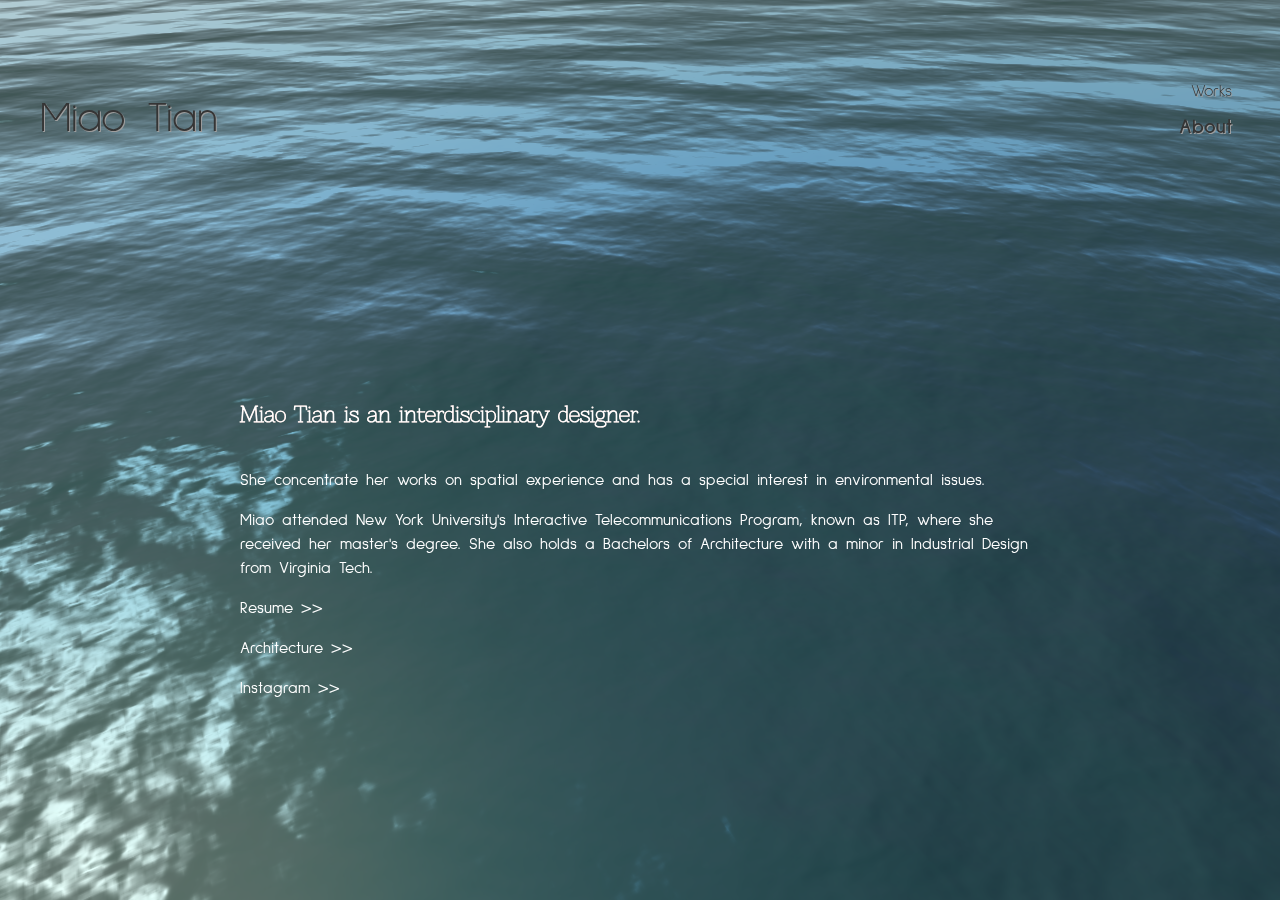
<file: bio/index.html>
<!DOCTYPE html>
<html>
<head>
  <title>Miao Tian</title>
  <link rel='stylesheet' href="/css/style.css" type='text/css' />
  <link rel="shortcut icon" type="image/png" href="/img/favicon.png">
  <script src="/js/jquery-3.2.1.min.js" type="text/javascript"></script>
</head>

<body>
  <!-- 3js background canvas -->
  <canvas></canvas>

  <header class="site-header">
    <div class="header-wrapper global-width">
      <div class="site-title no-back">
        <h1><a href="/">Miao Tian</a></h1>
        <h3></h3>
      </div>

      <div class="site-nav">
        <ul>
          <li><a href="/work">Works</a></li>
          <li class="active-tab"><a href="/bio">About</a></li>
        </ul>
      </div>
    </div>
  </header>

  <div class="content global-width-narrow">
    <div class="article-bio">
      <h3>Miao Tian is an interdisciplinary designer.</h3>
      <br>
      <p>She concentrate her works on spatial experience and has a special interest in environmental issues. </p>
      <p>Miao attended New York University's Interactive Telecommunications Program, known as ITP, where she received her master's degree. She also holds a Bachelors of Architecture with a minor in Industrial Design from Virginia Tech.</p>
      <p><a href="/bio/Miao_Tian_info/Miao_Tian_resume.pdf">Resume >></a></p>
      <p><a href="/bio/Miao_Tian_info/Miao_Tian_Pastworks.pdf">Architecture >></a></p>
      <p><a href="https://www.instagram.com/agrisurculi/">Instagram >></a></p>
    </div>
  </div>

  <script src="/js/three.js"></script>
  <script src="/js/controls/OrbitControls.js"></script>
  <script src="/js/objects/Water.js"></script>
  <script src="/js/objects/Sky.js"></script>
  <script src="/js/Detector.js"></script>
  <script src="/js/libs/stats.min.js"></script>
  <script src="/js/libs/dat.gui.min.js"></script>
  <script type="text/javascript">
    // threejs ocean horizon
    if ( ! Detector.webgl ) Detector.addGetWebGLMessage();
    var camera, scene, renderer, light, canvas;
    var controls, water, sphere;
    init();
    animate();
    function init() {
      canvas = document.querySelector("canvas");
      //
      renderer = new THREE.WebGLRenderer({canvas: canvas});
      renderer.setPixelRatio( window.devicePixelRatio );
      renderer.setSize( window.innerWidth, window.innerHeight );
      //
      scene = new THREE.Scene();
      //
      camera = new THREE.PerspectiveCamera( 55, window.innerWidth / window.innerHeight, 1, 20000 );
      camera.position.set( 30, 30, 100 );
      //
      light = new THREE.DirectionalLight( 0xffffff, 0.8 );
      scene.add( light );
      // Water
      var waterGeometry = new THREE.PlaneBufferGeometry( 10000, 10000 );
      water = new THREE.Water(
        waterGeometry,
        {
          textureWidth: 512,
          textureHeight: 512,
          waterNormals: new THREE.TextureLoader().load( '/textures/waternormals.jpg', function ( texture ) {
            texture.wrapS = texture.wrapT = THREE.RepeatWrapping;
          }),
          alpha: 1.0,
          sunDirection: light.position.clone().normalize(),
          sunColor: 0xffffff,
          waterColor: 0x001e0f,
          distortionScale:  3.7,
          fog: scene.fog !== undefined
        }
      );
      water.rotation.x = - Math.PI / 2;
      scene.add( water );
      // Skybox
      var sky = new THREE.Sky();
      sky.scale.setScalar( 10000 );
      scene.add( sky );
      var uniforms = sky.material.uniforms;
      uniforms.turbidity.value = 10;
      uniforms.rayleigh.value = 2;
      uniforms.luminance.value = 1;
      uniforms.mieCoefficient.value = 0.005;
      uniforms.mieDirectionalG.value = 0.8;
      var parameters = {
        distance: 400,
        inclination: 0.2,
        azimuth: 0.205
      };
      var cubeCamera = new THREE.CubeCamera( 1, 20000, 256 );
      cubeCamera.renderTarget.texture.minFilter = THREE.LinearMipMapLinearFilter;
      function updateSun() {
        var theta = Math.PI * ( parameters.inclination - 0.5 );
        var phi = 2 * Math.PI * ( parameters.azimuth - 0.5 );
        light.position.x = parameters.distance * Math.cos( phi );
        light.position.y = parameters.distance * Math.sin( phi ) * Math.sin( theta );
        light.position.z = parameters.distance * Math.sin( phi ) * Math.cos( theta );
        sky.material.uniforms.sunPosition.value = light.position.copy( light.position );
        water.material.uniforms.sunDirection.value.copy( light.position ).normalize();
        cubeCamera.update( renderer, scene );
      }
      updateSun();
      //
      var geometry = new THREE.IcosahedronBufferGeometry( 20, 1 );
      var count = geometry.attributes.position.count;
      var colors = [];
      var color = new THREE.Color();
      for ( var i = 0; i < count; i += 3 ) {
        color.setHex( Math.random() * 0xffffff );
        colors.push( color.r, color.g, color.b );
        colors.push( color.r, color.g, color.b );
        colors.push( color.r, color.g, color.b );
      }
      geometry.addAttribute( 'color', new THREE.Float32BufferAttribute( colors, 3 ) );
      var material = new THREE.MeshStandardMaterial( {
        vertexColors: THREE.VertexColors,
        roughness: 0.0,
        flatShading: true,
        envMap: cubeCamera.renderTarget.texture,
        side: THREE.DoubleSide
      } );
      // sphere = new THREE.Mesh( geometry, material );
      // scene.add( sphere );
      //
      controls = new THREE.OrbitControls( camera, renderer.domElement );
      controls.maxPolarAngle = Math.PI;
      controls.target.set( 45, 10, 75 );
      controls.minDistance = 40.0;
      controls.maxDistance = 200.0;
      camera.lookAt( controls.target );
      //
     // window.addEventListener( 'resize', onWindowResize, false );
    }
    function onWindowResize() {
      camera.aspect = window.innerWidth / window.innerHeight;
      camera.updateProjectionMatrix();
      renderer.setSize( window.innerWidth, window.innerHeight );
    }
    function animate() {
      requestAnimationFrame( animate );
      render();      }
    function render() {
      var time = performance.now() * 0.001;
      // sphere.position.y = Math.sin( time ) * 20 + 5;
      // sphere.rotation.x = time * 0.5;
      // sphere.rotation.z = time * 0.51;
      water.material.uniforms.time.value += 1.0 / 60.0;
      renderer.render( scene, camera );
    }
  </script>

</body>
</html>
</file>
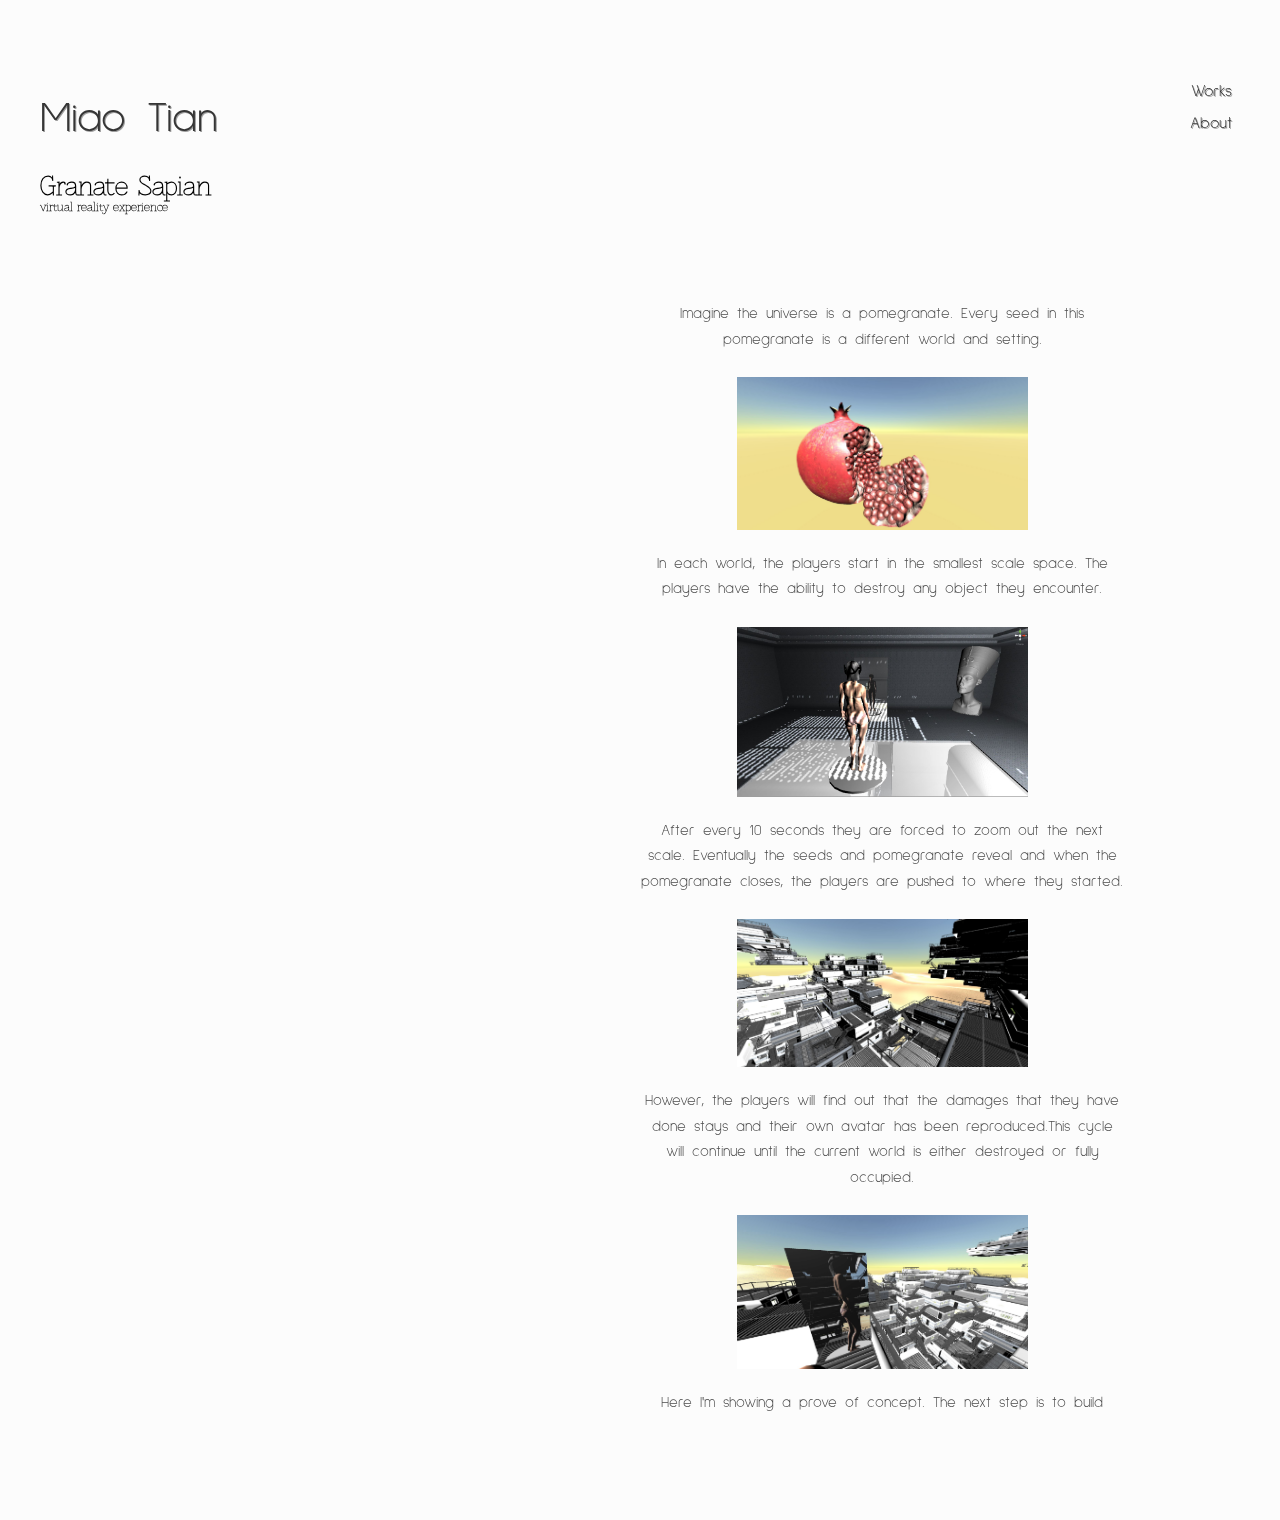
<file: projects/granate-sapien/index.html>
<html>
<head>
  <title>Miao Tian</title>
  <link rel='stylesheet' href="/css/style.css" type='text/css' />
  <link rel="shortcut icon" type="image/png" href="/img/favicon.png">
  <script src="/js/jquery-3.2.1.min.js" type="text/javascript"></script>
  <script src="/js/page.js" type="text/javascript"></script>
    <style>
    body{background-color: #fcfcfc}
  </style>
</head>
<body>
  <header class="site-header">
    <div class="header-wrapper global-width">
      <div class="site-title no-back">
        <h1><a href='/'>Miao Tian</a></h1>
        <h2>Granate Sapian</h2>
        <h6>virtual reality experience</h6>
      </div>

      <div class="site-nav">
        <ul>
          <li><a href="/work">Works</a></li>
          <li><a href="/bio">About</a></li>
        </ul>
      </div>
    </div>
  </header>

  <div class="content global-width">
    <div class="image-column article">
      <div class="image-display video-remove-border">
        <div style="padding:100% 0 0 0;position:relative;"><iframe src="https://player.vimeo.com/video/246101338" style="position:absolute;top:46;left:0;width:100%;height:100%;" frameborder="0" webkitallowfullscreen mozallowfullscreen allowfullscreen></iframe></div><script src="https://player.vimeo.com/api/player.js"></script>
      </div>
    </div>

    <div class="article-column article">
      <p anchor=1>
        Imagine the universe is a pomegranate. Every seed in this pomegranate is a different world and setting. 
      </p>
      <br>
      <img src="/projects/granate-sapien/pomeSeed.jpg" class="image-center" />
      <p anchor=1>
        In each world, the players start in the smallest scale space. The players have the ability to destroy any object they encounter.
      </p>
      <br>
      <img src="/projects/granate-sapien/startingScale.jpg" class="image-center" />
      <p anchor=1>
         After every 10 seconds they are forced to zoom out the next scale. Eventually the seeds and pomegranate reveal and when the pomegranate closes, the players are pushed to where they started. 
      </p>
      <br>
      <img src="/projects/granate-sapien/nextScale.jpg" class="image-center" />
      <p anchor=1>
         However, the players will find out that the damages that they have done stays and their own avatar has been reproduced.This cycle will continue until the current world is either destroyed or fully occupied. 
      </p>
      <br>
      <img src="/projects/granate-sapien/mirror.jpg" class="image-center" />
      <p anchor=1>
         Here I'm showing a prove of concept. The next step is to build 
      </p>
    </div>
  </div>
</body>
</html>
</file>
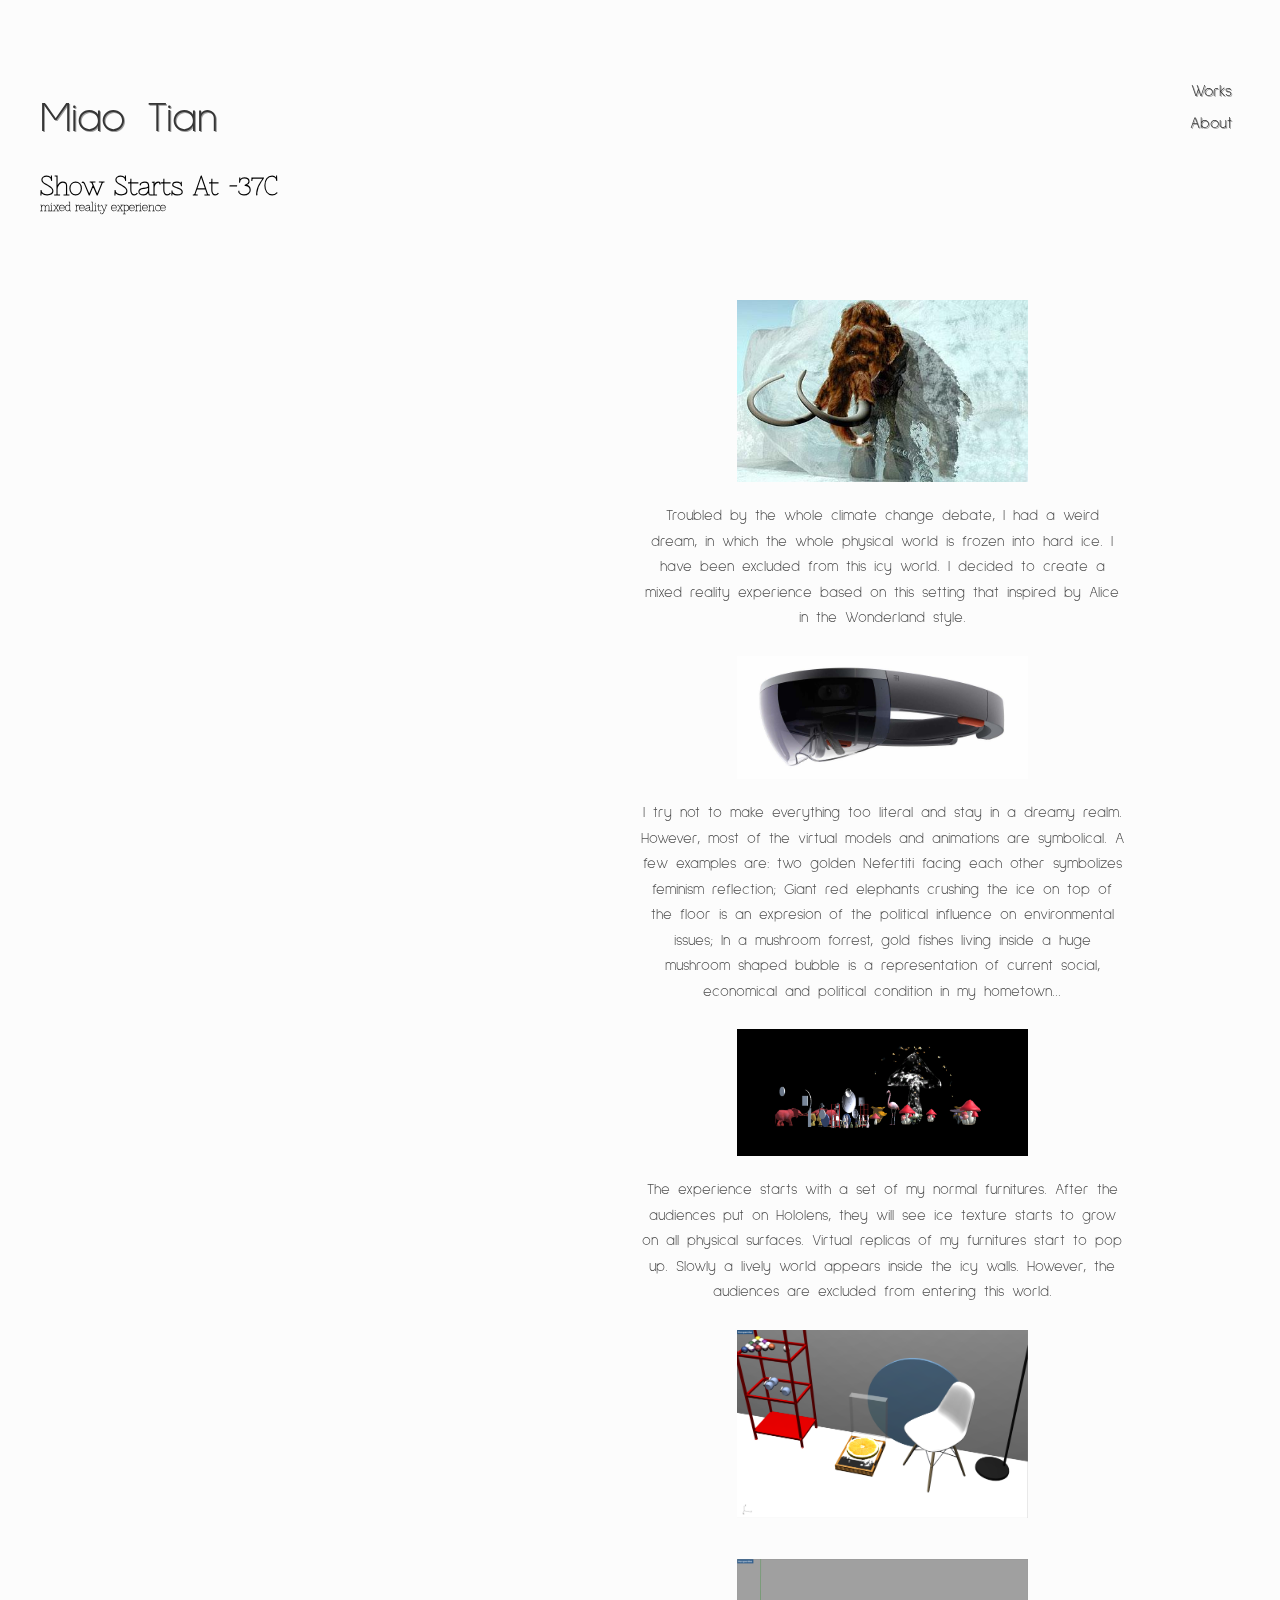
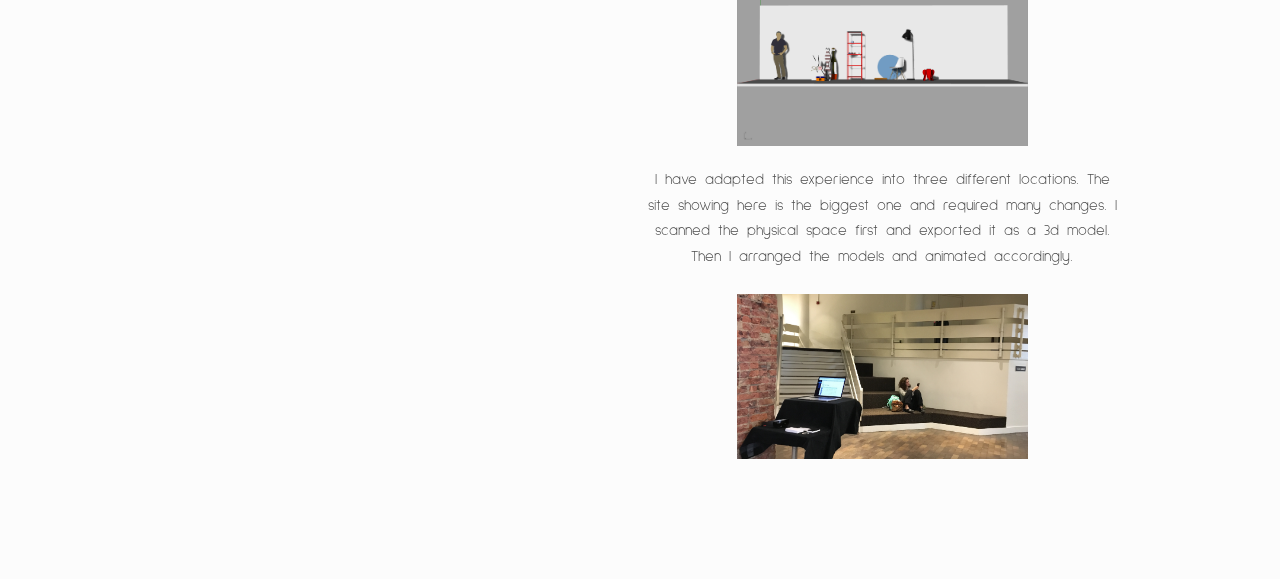
<file: projects/show-starts-at-37c/index.html>
<html>
<head>
  <title>Miao Tian</title>
  <link rel='stylesheet' href="/css/style.css" type='text/css' />
  <link rel="shortcut icon" type="image/png" href="/img/favicon.png">
  <script src="/js/jquery-3.2.1.min.js" type="text/javascript"></script>
  <script src="/js/page.js" type="text/javascript"></script>
    <style>
    body{background-color: #fcfcfc}
  </style>
</head>
<body>
  <header class="site-header">
    <div class="header-wrapper global-width">
      <div class="site-title no-back">
        <h1><a href='/'>Miao Tian</a></h1>
        <h2>Show Starts At -37C</h2>
        <h6>mixed reality experience</h6>
      </div>

      <div class="site-nav">
        <ul>
          <li><a href="/work">Works</a></li>
          <li><a href="/bio">About</a></li>
        </ul>
      </div>
    </div>
  </header>

  <div class="content global-width">
    <div class="image-column article">
      <div class="image-display video-remove-border">
        <div style="padding:100% 0 0 0;position:relative;"><iframe src="https://player.vimeo.com/video/217180519?title=0&byline=0&portrait=0" style="position:absolute;top:46;left:0;width:100%;height:100%;" frameborder="0" webkitallowfullscreen mozallowfullscreen allowfullscreen></iframe></div><script src="https://player.vimeo.com/api/player.js"></script>
      </div>
    </div>

    <div class="article-column article">
      <img src="/projects/show-starts-at-37c/frozenMammoth.jpg" class="image-center" />
      <p anchor=1>
        Troubled by the whole climate change debate, I had a weird dream, in which the whole physical world is frozen into hard ice. I have been excluded from this icy world. I decided to create a mixed reality experience based on this setting that inspired by Alice in the Wonderland style. 
      </p>
      <br>
      <img src="/projects/show-starts-at-37c/hololens.jpg" class="image-center" />
      <p anchor=1>
        I try not to make everything too literal and stay in a dreamy realm. However, most of the virtual models and animations are symbolical. A few examples are: two golden Nefertiti facing each other symbolizes feminism reflection; Giant red elephants crushing the ice on top of the floor is an expresion of the political influence on environmental issues; In a mushroom forrest, gold fishes living inside a huge mushroom shaped bubble is a representation of current social, economical and political condition in my hometown...
      </p>
      <br>
      <img src="/projects/show-starts-at-37c/wholeScene.png" class="image-center" />
      <p anchor=1>
        The experience starts with a set of my normal furnitures. After the audiences put on Hololens, they will see ice texture starts to grow on all physical surfaces. Virtual replicas of my furnitures start to pop up. Slowly a lively world appears inside the icy walls. However, the audiences are excluded from entering this world.
      </p>
      <br>
      <img src="/projects/show-starts-at-37c/furnitures1.png" class="image-center" />
      <br>
      <img src="/projects/show-starts-at-37c/furnitures2.png" class="image-center" />
      <p anchor=1>
        I have adapted this experience into three different locations. The site showing here is the biggest one and required many changes. I scanned the physical space first and exported it as a 3d model. Then I arranged the models and animated accordingly.
      </p>
      <br>
      <img src="/projects/show-starts-at-37c/site.jpg" class="image-center" />
    </div>
  </div>
</body>
</html>
</file>
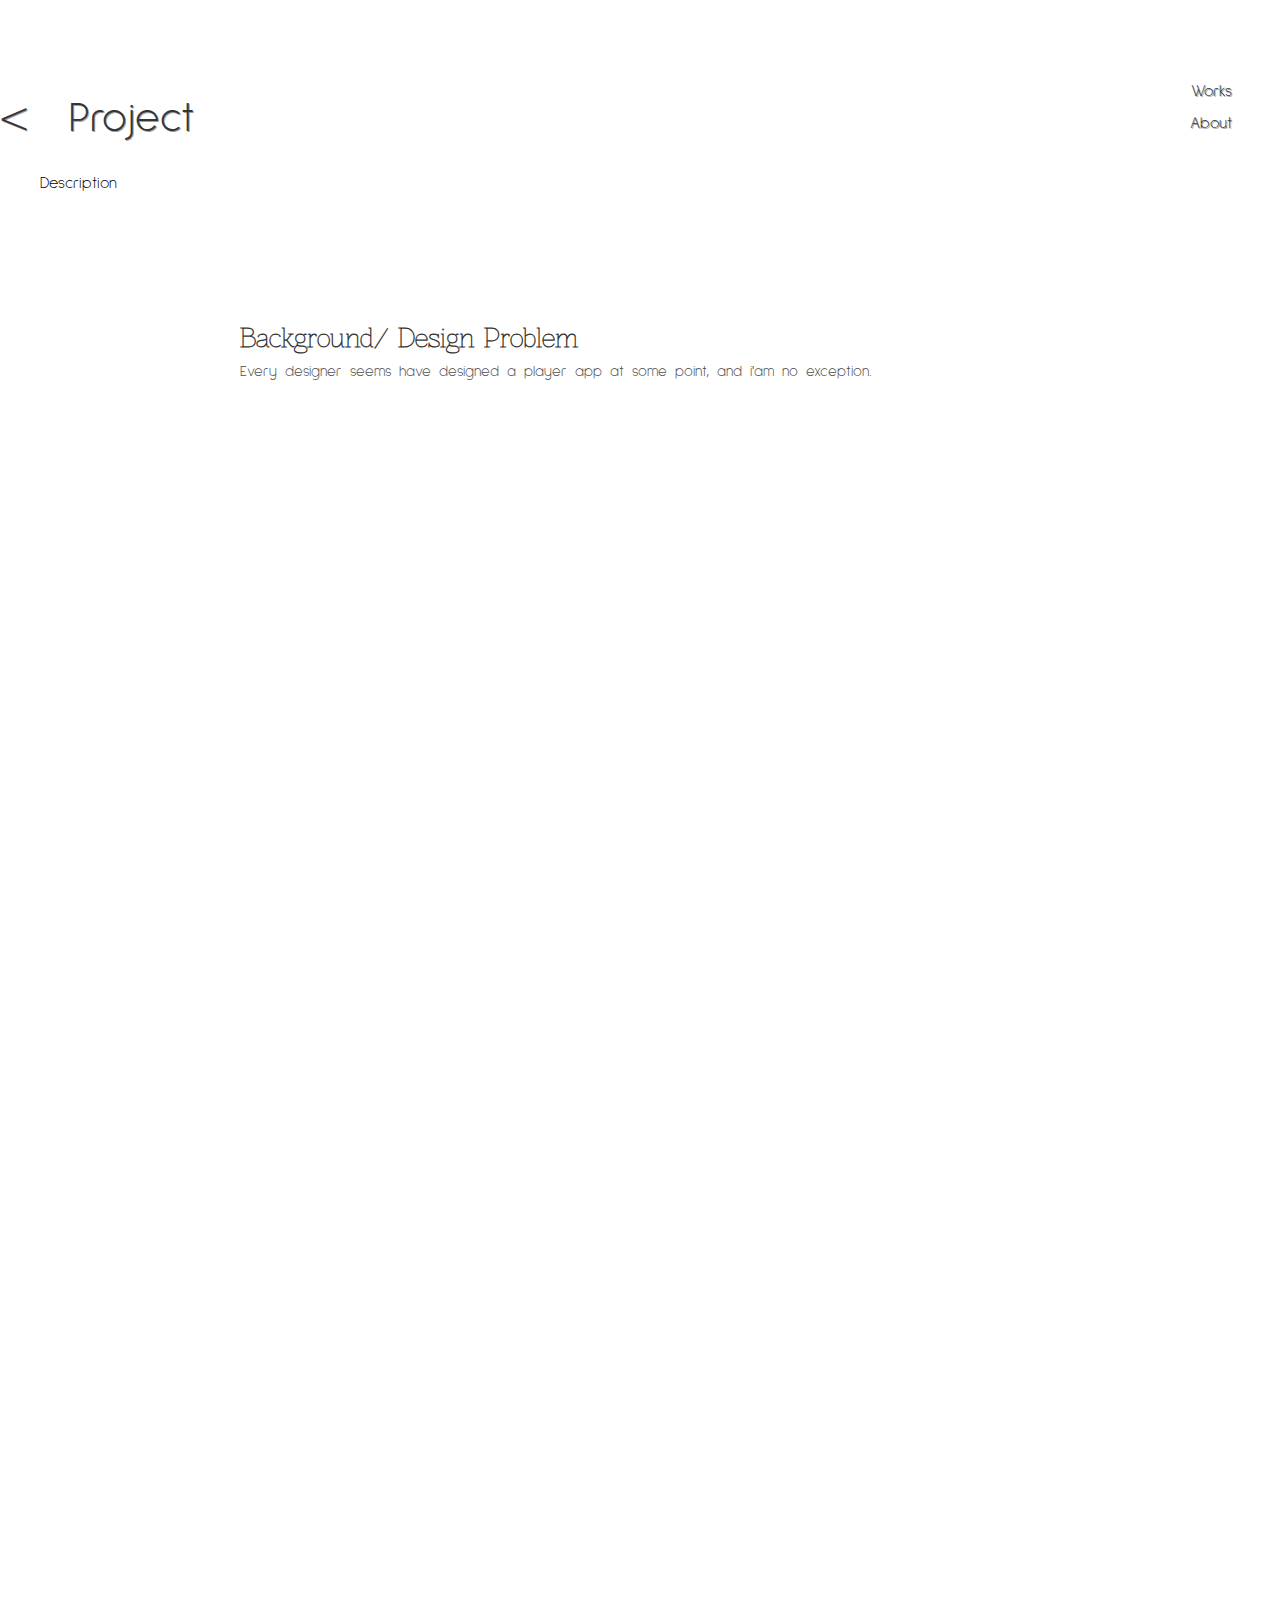
<file: projects/_template/index-1c-n.html>
<html>
<head>
  <title>Project</title>
  <link rel='stylesheet' href="/css/style.css" type='text/css' />
  <script src="/js/jquery-3.2.1.min.js" type="text/javascript"></script>
</head>
<body>
  <header class="site-header">
    <div class="header-wrapper global-width">
      <div class="site-title">
        <h1><a href='javascript:history.back()'>Project</a></h1>
        <h3>Description</h3>
      </div>

      <div class="site-nav">
        <ul>
          <li><a href="/">Works</a></li>
          <li><a href="/bio">About</a></li>
        </ul>
      </div>
    </div>
  </header>

  <div class="content global-width-narrow">
    <div class="article">
      <h2>Background/ Design Problem</h2>
      <p>
        Every designer seems have designed a player app at some point, and i'am no exception.
        <br><br><br><br><br><br><br><br><br><br><br><br><br><br><br><br><br><br><br><br><br><br><br><br><br><br><br><br><br><br><br><br><br><br><br><br><br><br><br><br><br><br><br><br><br><br><br><br>
      </p>
    </div>
  </div>
</body>
</html>
</file>
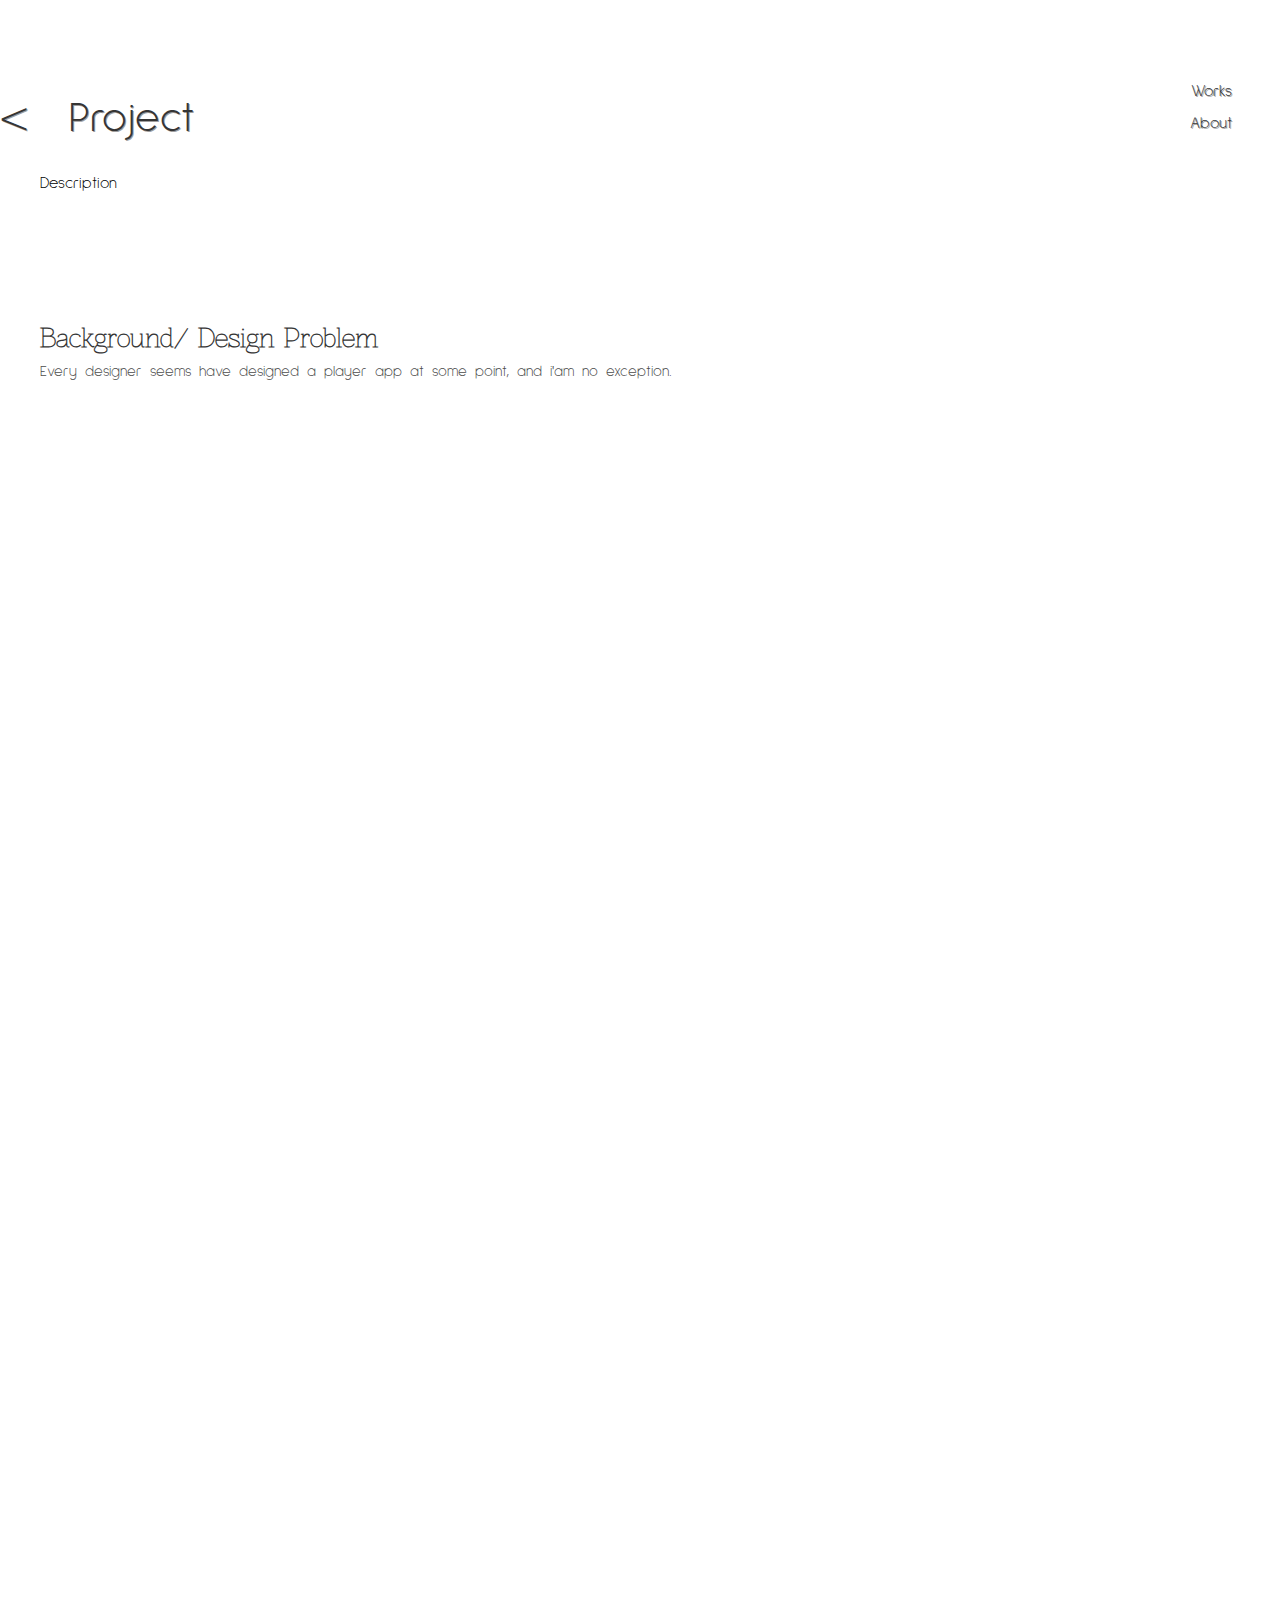
<file: projects/_template/index-1c.html>
<html>
<head>
  <title>Project</title>
  <link rel='stylesheet' href="/css/style.css" type='text/css' />
  <script src="/js/jquery-3.2.1.min.js" type="text/javascript"></script>
</head>
<body>
  <header class="site-header">
    <div class="header-wrapper global-width">
      <div class="site-title">
        <h1><a href='javascript:history.back()'>Project</a></h1>
        <h3>Description</h3>
      </div>

      <div class="site-nav">
        <ul>
          <li><a href="/">Works</a></li>
          <li><a href="/bio">About</a></li>
        </ul>
      </div>
    </div>
  </header>

  <div class="content global-width">
    <div class="article">
      <h2>Background/ Design Problem</h2>
      <p>
        Every designer seems have designed a player app at some point, and i'am no exception.
        <br><br><br><br><br><br><br><br><br><br><br><br><br><br><br><br><br><br><br><br><br><br><br><br><br><br><br><br><br><br><br><br><br><br><br><br><br><br><br><br><br><br><br><br><br><br><br><br>
      </p>
    </div>
  </div>
</body>
</html>
</file>
<file: css/style.css>
/*
 *************************************************************
 * COMMON
 *************************************************************
 */

@font-face {
  font-family: "Source Sans Pro";
  src: url("/font/SourceSansPro-Regular.otf");
  src: url("/font/SourceSansPro-Regular.otf") format("opentype");
} 

@font-face {
  font-family: "Source Sans Pro Light";
  src: url("/font/SourceSansPro-Light.otf");
  src: url("/font/SourceSansPro-Light.otf") format("opentype");
} 

@font-face {
  font-family: "Source Sans Pro Semibold";
  src: url("/font/SourceSansPro-Semibold.otf");
  src: url("/font/SourceSansPro-Semibold.otf") format("opentype");
}

@font-face {
  font-family: "Znikomit";
  src: url("/font/Znikomit.otf") format("opentype");
}

@font-face {
  font-family: "SulphurPoint-Light";
  src: url("/font/SulphurPoint-Light.otf") format("opentype");
}

@font-face {
  font-family: "SulphurPoint-Regular";
  src: url("/font/SulphurPoint-Regular.otf") format("opentype");
}

@font-face {
  font-family: "SulphurPoint-Bold";
  src: url("/font/SulphurPoint-Bold.otf") format("opentype");
}

html, body, div, p, img, h1, h2, h3, h4, h5, h6 {
  margin: 0;
  padding: 0;
  font-family: Znikomit, "Source Sans Pro";
}

img{
    cursor: -moz-zoom-in;
    cursor: -webkit-zoom-in;
    cursor: zoom-in;
}



canvas {
  width: 100vw;
  height: 100vh;
  display: block;
  position: fixed;
  top: 0;
  left: 0;
  z-index: -9999;
  }

.global-width {
  max-width: 1200px;
  margin: 0 auto;
}

.global-width-narrow {
  max-width: 800px;
  margin: 0 auto;
}


/*
 * Header
 */

.site-header {
  margin-top: 90px;
  z-index:9999;
  position: relative;
  width:100%;
}

.site-header h1 {
  font-family: "SulphurPoint-Light";
  font-size: 42px;
  font-weight: lighter;
  padding-bottom: 30px;
}

.site-header h3 {
  font-family: SulphurPoint-Light, "Source Sans Pro Light";
  font-size: 16px;
  font-weight: normal;
  line-height: 1.5em;
}

.site-header h1 a {
  text-decoration: none;
  color: #353535;
  text-shadow: 1px 1px #9E9E9E;
  z-index:9999;
}

.header-wrapper {
  display: flex;
  justify-content: space-between;
}

.site-title {
  /* width: 75%; */
  /* position: fixed; */
}

.site-project-titl-narrow {
  margin-left: 16.8%;
}

/*
 * Navigation
 */

.site-nav {
  margin-top: -16px;
  right:90px;
  float:right;
  /* position:fixed; */
  /* width:75%; */
}

.site-nav ul {
  margin: 0;
  padding: 0;
}

.site-nav ul li {
  display: block;
  list-style: none;
  padding: 4px 8px;
  text-align: right;
}

.site-nav ul li a {
  font-family: "SulphurPoint-Light";
  line-height: 150%;
  text-decoration: none;
  display: block;
  color: #353535;
  text-shadow: 1px 1px #9E9E9E;
}

.site-nav ul li.active-tab a {
  font-family: "SulphurPoint-Bold";
  font-size: 20px;
  line-height: 150%;
  text-decoration: none;
  display: block;
  color: #353535;
}

footer {
  position: absolute;
  bottom: 0;
  width: 100%;
  height: 120px;
  margin-top: 120px;
  text-align: right;
  color: #353535;
  text-shadow: 1px 1px #9E9E9E;
}

footer div{
  width:100%;
  text-align: center;
  font-size:15px;
}

footer div object {
  margin-right: -18px;
}

/*
 *************************************************************
 * HOME PAGE
 *************************************************************
 */

/*
 * Projects
 */

.content {
  margin-top: 130px;
  margin-bottom: 100px;
}

.projects-wrapper {
  width: 100%;
  margin-top: 60px;
  position: relative;
  display: block;
}

.projects-wrapper .arrow {
  position: absolute;
  top: calc(50% - 18px);
}

.projects-wrapper .left-arrow {
  left: -30px;
}

.projects-wrapper .right-arrow {
  right: -30px;
}

.projects-wrapper .arrow a {
  text-decoration: none;
  font-size: 48px;
  color: #ddd;
}

.projects {
  width: 100%;
  margin-top: 60px;
}

.projects ul {
  margin: 0;
  padding: 0;
  width: 100%;
  overflow: hidden;
  white-space: nowrap;
  font-size: 0;
  list-style: none;
}

.projects ul li {
  display: inline-block;
  width: 25%;
  float: left;
}

.projects ul li.wide {
  width: 100%;
}

.projects ul li a {
  text-decoration: none;
}

.projects .project-block {
  margin: 0 auto;
  width: 260px;
  height: 210px;
  display: flex;
  position: relative;
  overflow: hidden;
}

.projects ul li.wide .project-block {
  width: auto;
}

.projects .project-block img {
  position: absolute;
  top: 0;
  bottom: 0;
  width: 100%;
  margin: auto;
  cursor:default;
}

.projects .project-block img.grayed {
  transition: filter .35s ease-in-out;
  transition: transform .2s;

  -webkit-filter: grayscale(100%);
  filter: grayscale(100%);
}

.projects .project-block:hover img.grayed {
  -webkit-filter: grayscale(0%);
  filter: grayscale(0%);
  transform:scale(1.1);
}

.projects .project-title {
  margin-top: 10px;
  text-align: center;
}

.projects .project-title h3 {
  font-family: "SulphurPoint-Light";
  font-size: 16px;
  font-weight: normal;
  margin-top: 1.5em;
  color: #ffffff;
}



/*
 * Tags
 */

.tags {
  margin-top: 0;
  display: block;
}

.tags ul {
  margin: 0;
  padding: 0;
  list-style: none;
  text-align: center;
}

.tags ul li {
  display: inline-block;
  width: 180px;
}

.tags ul li a {
  font-family: "Mermaid";
  text-decoration: none;
  font-size: 16px;
  font-weight: bold;
  color: #353535;
  transition: all .5s ease-in-out;
}

.tags ul li.active a {
  color: #276dc1;
}

.tags ul li a:hover {
  color: #276dc1;
}

/*
 * Bio Page
 */

.article-bio {
  margin-top: 100px;
}

.article-bio p {
  font-family: "SulphurPoint-regular";
  font-size: 16px;
  line-height: 1.5em;
  margin: 0 auto;
  margin-bottom: 16px;
  color: #ffffff;
}

.article-bio p a {
  color: #ffffff;
  text-decoration: none;
}

.article-bio h3 {
  font-family: Znikomit, "Source Sans Pro Light";
  font-size: 20px;
  line-height: 1.5em;
  margin: 0 auto;
  margin-bottom: 16px;
  color: #ffa092;
  -webkit-text-stroke: 0.5px #ffffff;

}

/*
 *************************************************************
 * ARTICLE
 *************************************************************
 */

.site-title:not(.no-back) h1 > a:first-child {
  pointer-events: none;
}

.site-title:not(.no-back) h1 > a:first-child::before {
  content: "< ";
  pointer-events: all;
  margin-left: -40px;
  margin-right: 20px;
}

.site-title h1 .platform {
  color: #e2e2e2;
  font-size: 20px;
  margin-left: 20px;
}

.site-title h1 .platform a {
  color: #e2e2e2;
  transition: color 0.25s;
}

.site-title h1 .platform a:not(.active):hover {
  color: #c3cedb;
}

.site-title h1 .platform a.active {
  color: #276dc1;
}


.site-title h2{
  position:fixed;
}

.site-title h6{
  position:fixed;
  margin-top:30px;
}
/*
 * Body layout
 */

.content {
  display: flex;
  justify-content: space-between;
}

.image-column {
  width: 530px;
  position: relative;
}

.article-column {
  width: 530px;
  padding: 0 9vw;
  position: relative;
  float:right;
}

/*
 * Article
 */

.article-narrow {
  width: 100%;
}

.article-narrow p, .article-narrow ul, .article-narrow ol, .article-narrow h2, .article-narrow h3 {
  width: 800px;
}

.article p {
  font-family: SulphurPoint-Light, "Source Sans Pro Light";
  font-size: 15px;
  line-height: 1.7em;
  margin: 0 auto;
/*   margin-right: 108px; */
  margin-bottom: 5px;
  color: #4c4c4c;
  text-align: center;
}

.article img {
  margin: 0 auto;
  /* margin: 0 48px; */
  margin-bottom: 20px;
  max-width: 100%;
  display: block;
}

.article video {
  margin: 0 auto;
  margin-bottom: 20px;
  max-width: 100%;
  display: block;
  align-content: center;
  display: block;
  padding-right: 108px;
  width: 60%;
}

.article video.video-medium {
  max-width: 50%;
}

.article video.video-full {
  max-width: 100%;
}
.article .video-spacing {
  margin-bottom: 40px;
}

.global-width-narrow .article img {
  width: 100%;
  margin: 0 auto;
  margin-bottom: 20px;
}

.article .img-small {
  max-width: 30%;
}

.article .img-medium {
  max-width: 50%;
}

.article hr {
  margin-top: 64px;
  border-top: 0.5px solid #eee;
}

.article h2 {
  color: #353535;
  font-size: 24px;
  line-height: 1.2em;
  margin: 0 auto;
  margin-bottom: 5px;
}

.article h2:not(:first-child) {
  margin-top: 70px;
}

.article > h2.small {
  text-align: left;
  margin-top: 0;
  margin-bottom: -10px;
  font-size: 20px;
}

.article h3 {
  color: #353535;
  font-family: SulphurPoint-Regular, "Source Sans Pro Semibold";
  font-size: 18px;
  margin: 0 auto;
}

.article > h3 {
  margin: 0 auto;
  margin-top: 40px;
  margin-bottom: 16px;
}

.article h3 small {
  font-family: SulphurPoint-Regular, "Source Sans Pro Light";
  font-weight: normal;
  font-size: 16px;
}

.article h4 {
  color: #353535;
  font-family: SulphurPoint-Regular, "Source Sans Pro Semibold";
  font-size: 12px;
  margin: 0 auto;
}

.article ol, .article ul {
  font-family: SulphurPoint-Regular, "Source Sans Pro Light";
  margin: 0 auto;
  line-height: 2em;
  font-size: 16px;
  color: #4c4c4c;
}

.article ul.three-way-comparison {
  display: flex;
  justify-content: space-between;
}

.article ul.three-way-comparison li {
  /* display: inline-block; */
  width: 30%;
}

.article a {
  color: #276dc1;
  text-decoration: none;
}

/*
 * Image display
 */

.image-display {
  position: fixed;
  top:130px;
/*   right: 0; */
  opacity: 0;
  width: 530px;
  transition: opacity 0.15s;
  -webkit-transition: opacity 0.15s;
}

.image-display img {
  max-width: 530px;
  display: block;
  margin: auto;
}

.image-display video {
  max-width: 400px;
  display: block;
  margin: auto;
}

.video-remove-border {
  overflow: hidden;
}

.video-remove-border video {
  position: relative;
  top: 2px;
}

.video-remove-border-left {
  overflow: hidden;
}

.video-remove-border-left video {
  position: relative;
  left: -2px;
}

.iframe-remove-border {
  overflow: hidden;
  width: 98%;
}

.iframe-remove-border iframe {
  position: relative;
  top: 2px;
  left: -2px;
}

.video-center {
  text-align: center;
}

.image-center {
  align-content: center;
  display: block;
  /* padding-right: 108px; */
  margin-right: 10;
  width: 60%;
  transition: transform .2s;
}

.image-center:hover {
  transform:scale(2.5);
}

.image-center-single-column {
  align-content: center;
  display: block;
  /* padding-right: 108px; */
  width: 30%;
}

#active-image {
  position:fixed;
  width: 530px;
  /* top: 100px !important; */
}

.loader,
.loader:before,
.loader:after {
  border-radius: 30%;
  width: 2.0em;
  height: 2.0em;
  -webkit-animation-fill-mode: both;
  animation-fill-mode: both;
  -webkit-animation: load7 1.8s infinite ease-in-out;
  animation: load7 1.8s infinite ease-in-out;
}
.loader {
  color: #ffffff;
  font-size: 10px;
  margin: 80px auto;
  position: relative;
  text-indent: -9999em;
  -webkit-transform: translateZ(0);
  -ms-transform: translateZ(0);
  transform: translateZ(0);
  -webkit-animation-delay: -0.16s;
  animation-delay: -0.16s;
}
.loader:before,
.loader:after {
  content: '';
  position: absolute;
  top: 0;
}
.loader:before {
  left: -3.5em;
  -webkit-animation-delay: -0.32s;
  animation-delay: -0.32s;
}
.loader:after {
  left: 3.5em;
}
@-webkit-keyframes load7 {
  0%,
  80%,
  100% {
    box-shadow: 0 2.5em 0 -1.3em;
  }
  40% {
    box-shadow: 0 2.5em 0 0;
  }
}
@keyframes load7 {
  0%,
  80%,
  100% {
    box-shadow: 0 2.5em 0 -1.3em;
  }
  40% {
    box-shadow: 0 2.5em 0 0;
  }
}
#loadingDiv {
            position:absolute;;
            top:0;
            left:0;
            width:100%;
            height:100%;
            background-color:#000;
        }


#landing {
  margin:auto;
  width: 100%;
  color: white;
  text-align: center;
}

.fixed-postion {
  position:fixed;
}
</file>
